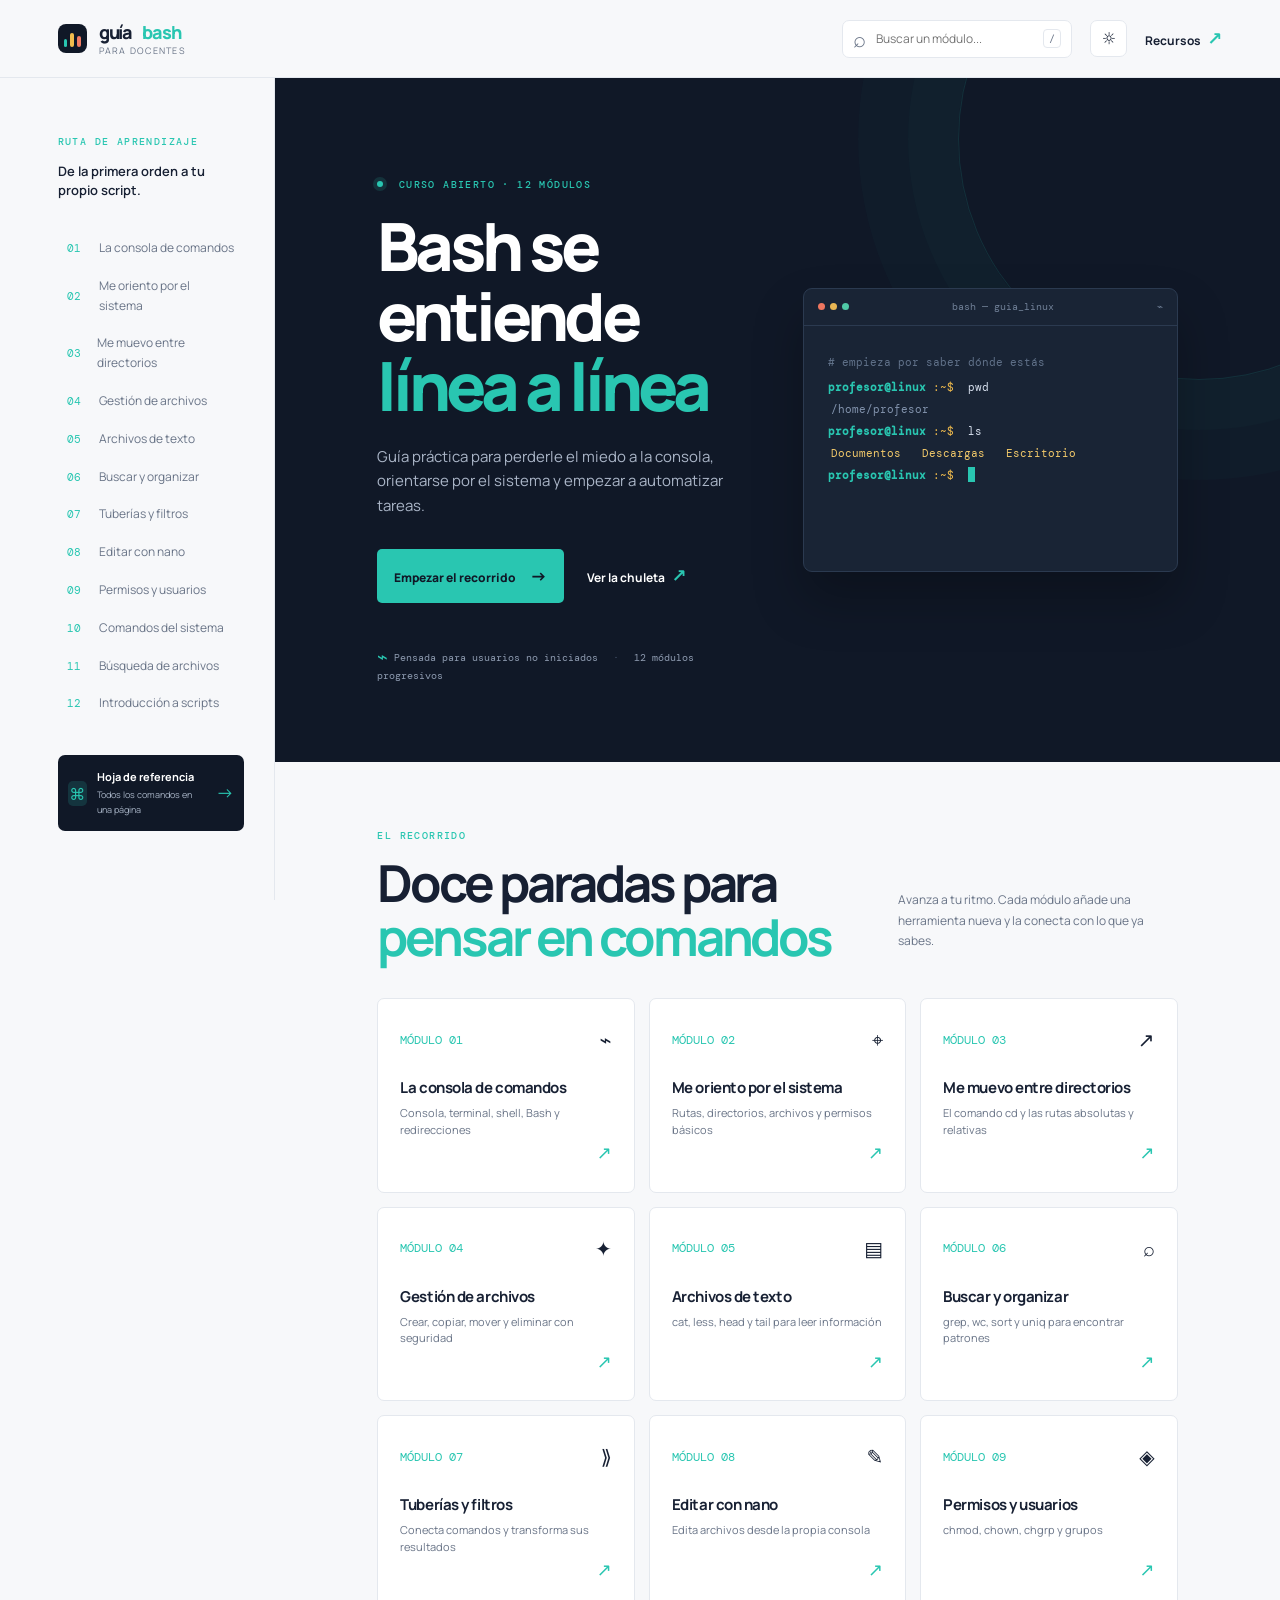
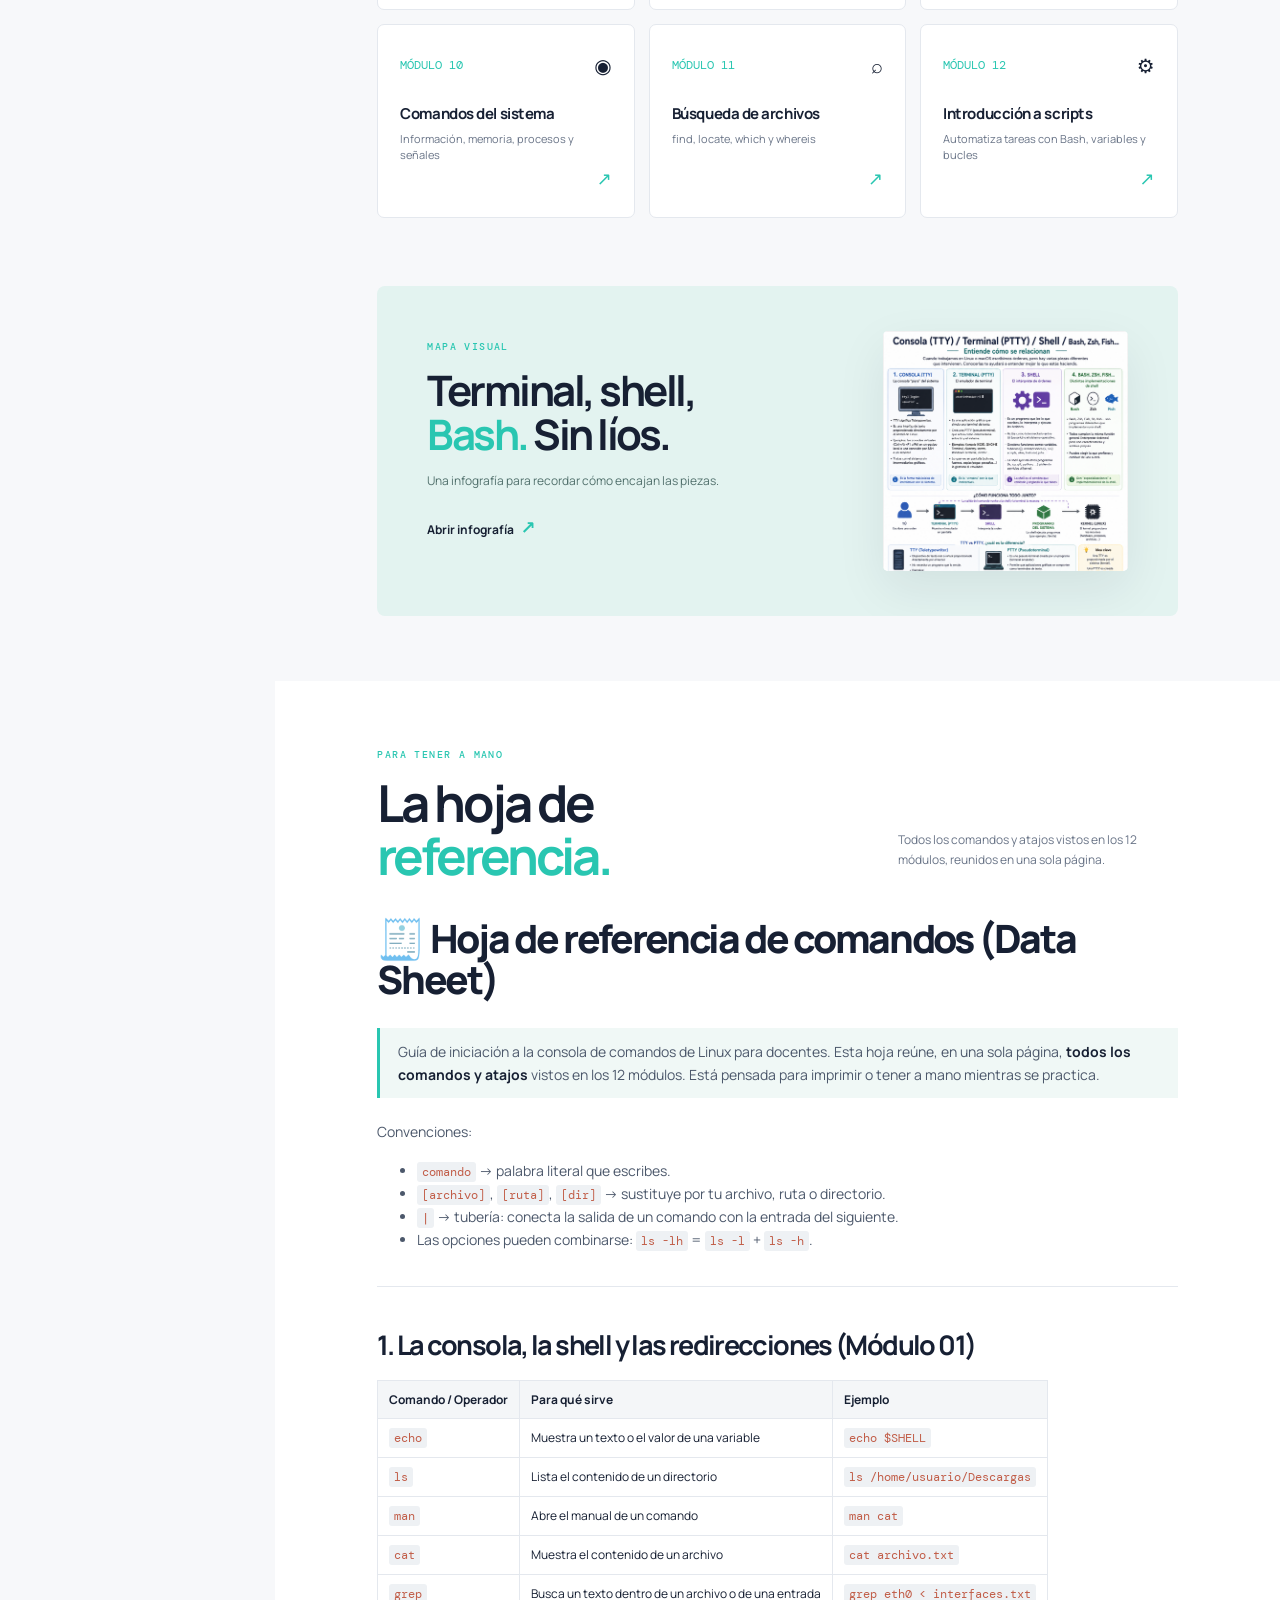
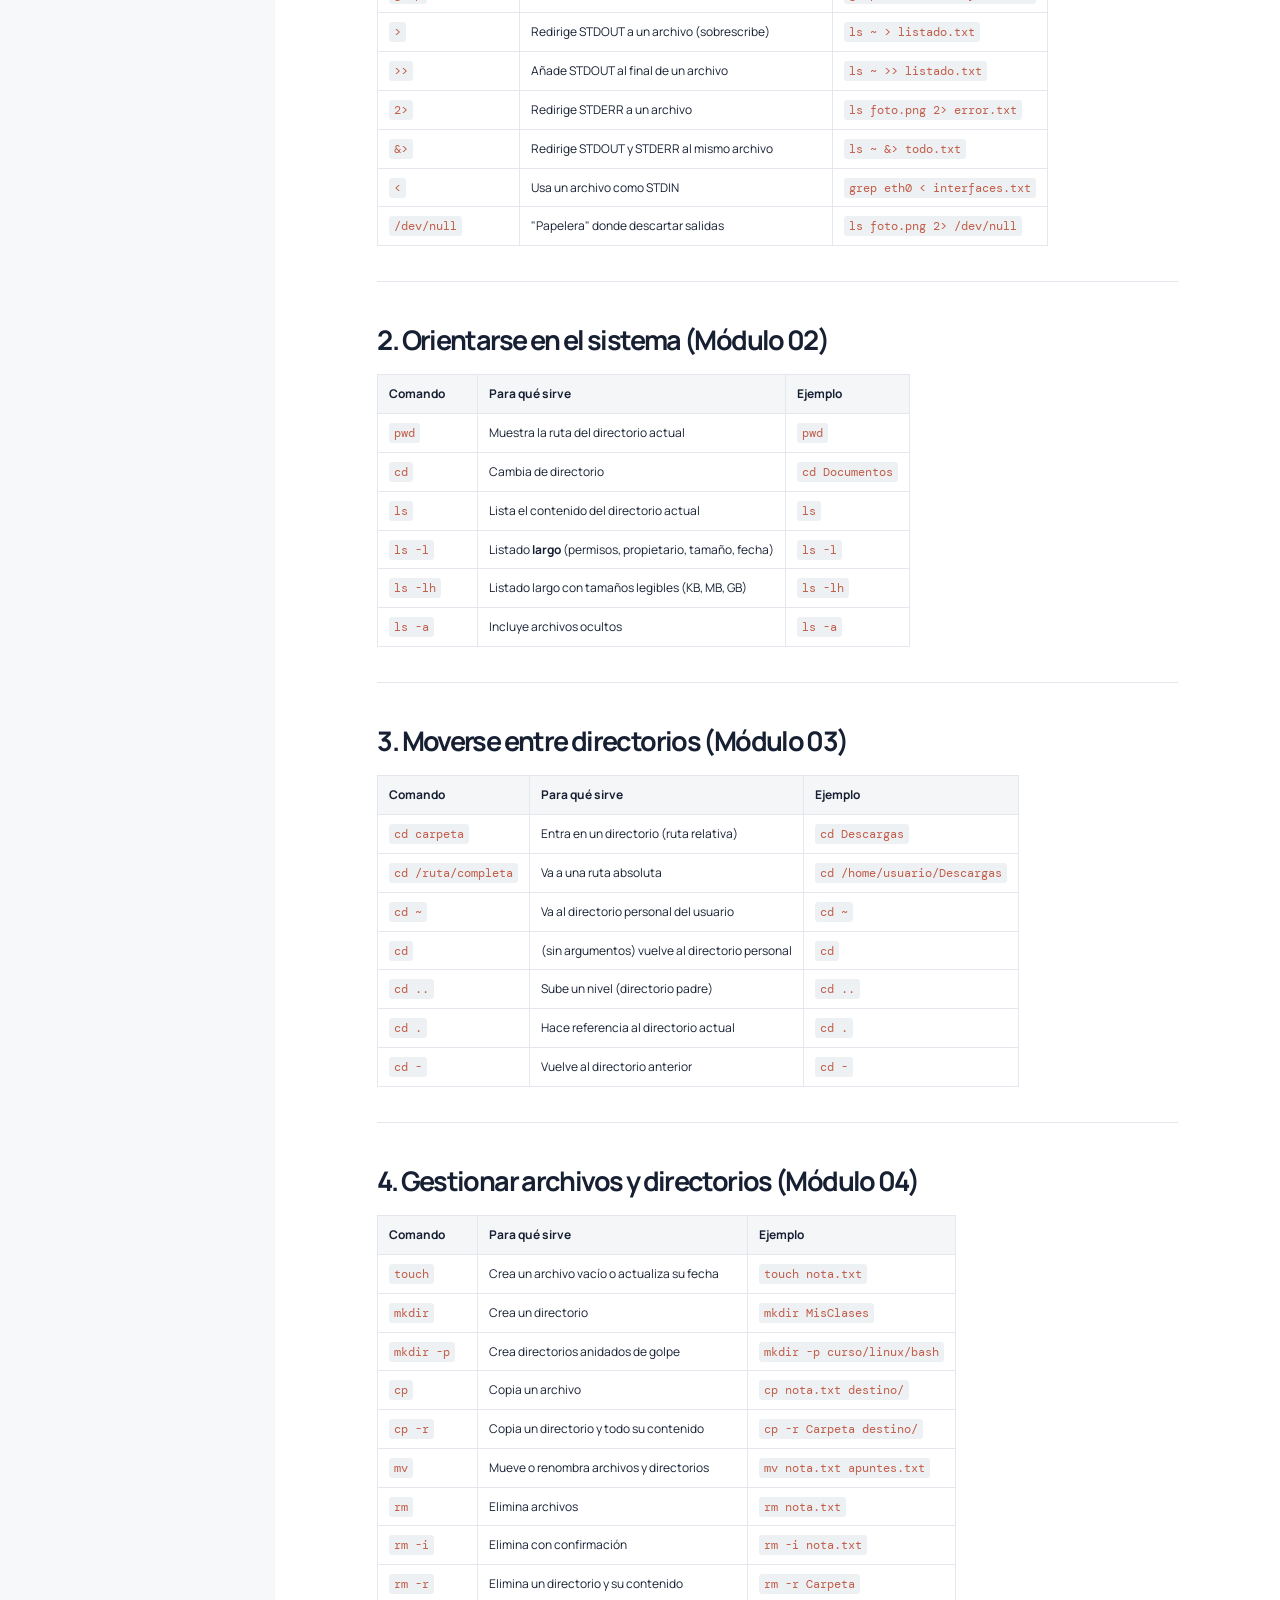
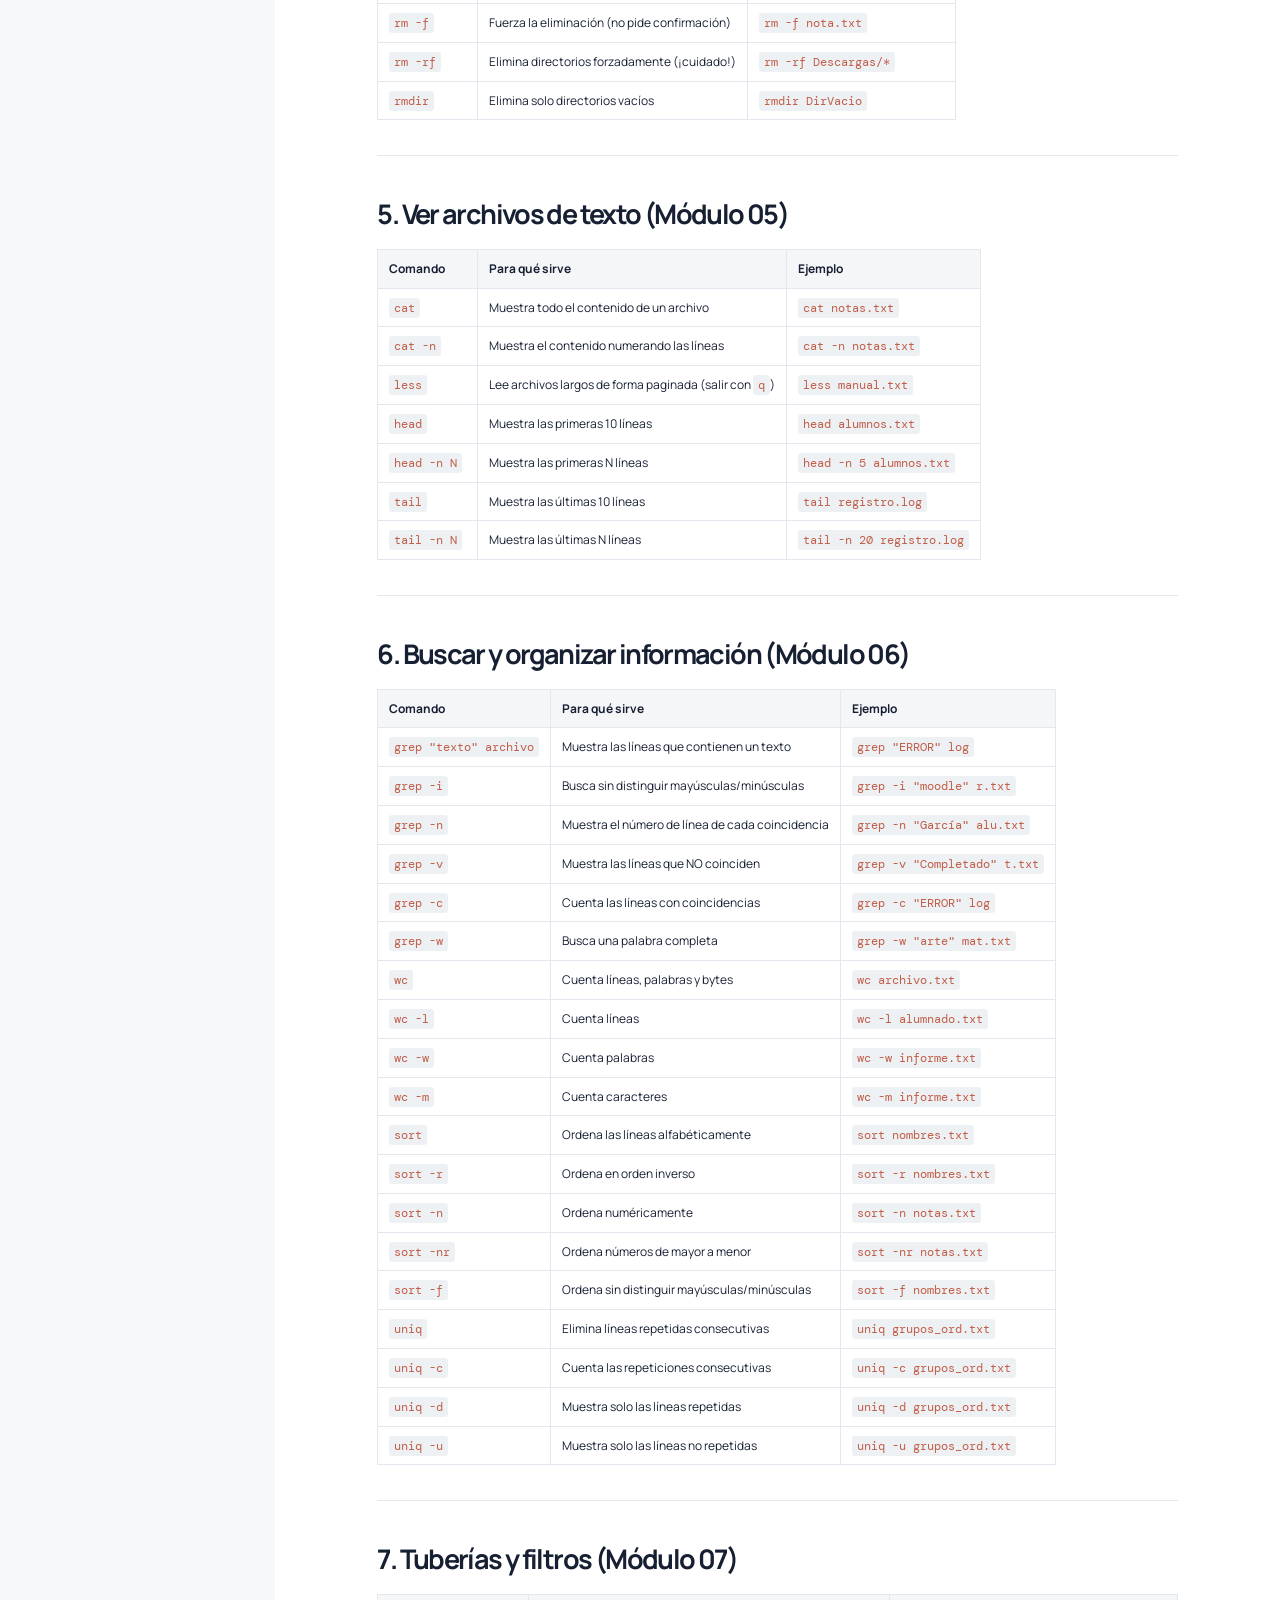
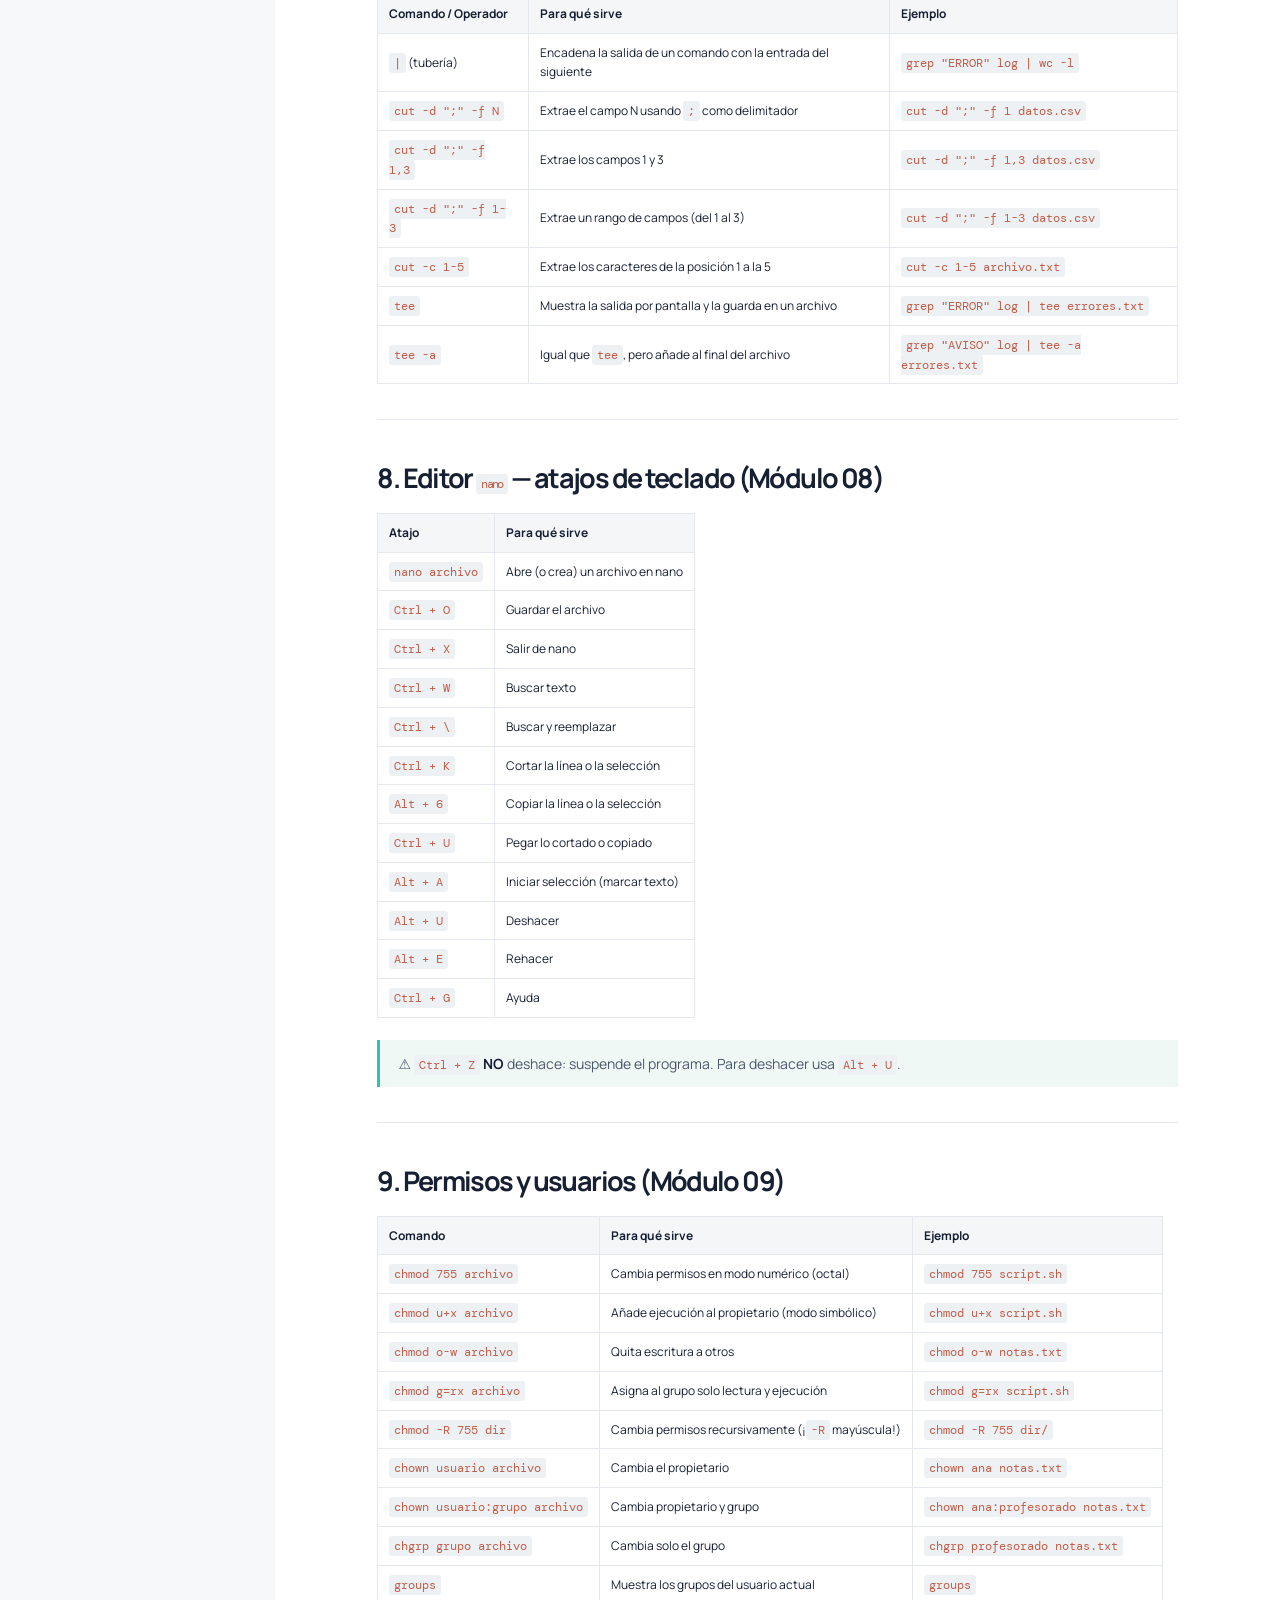
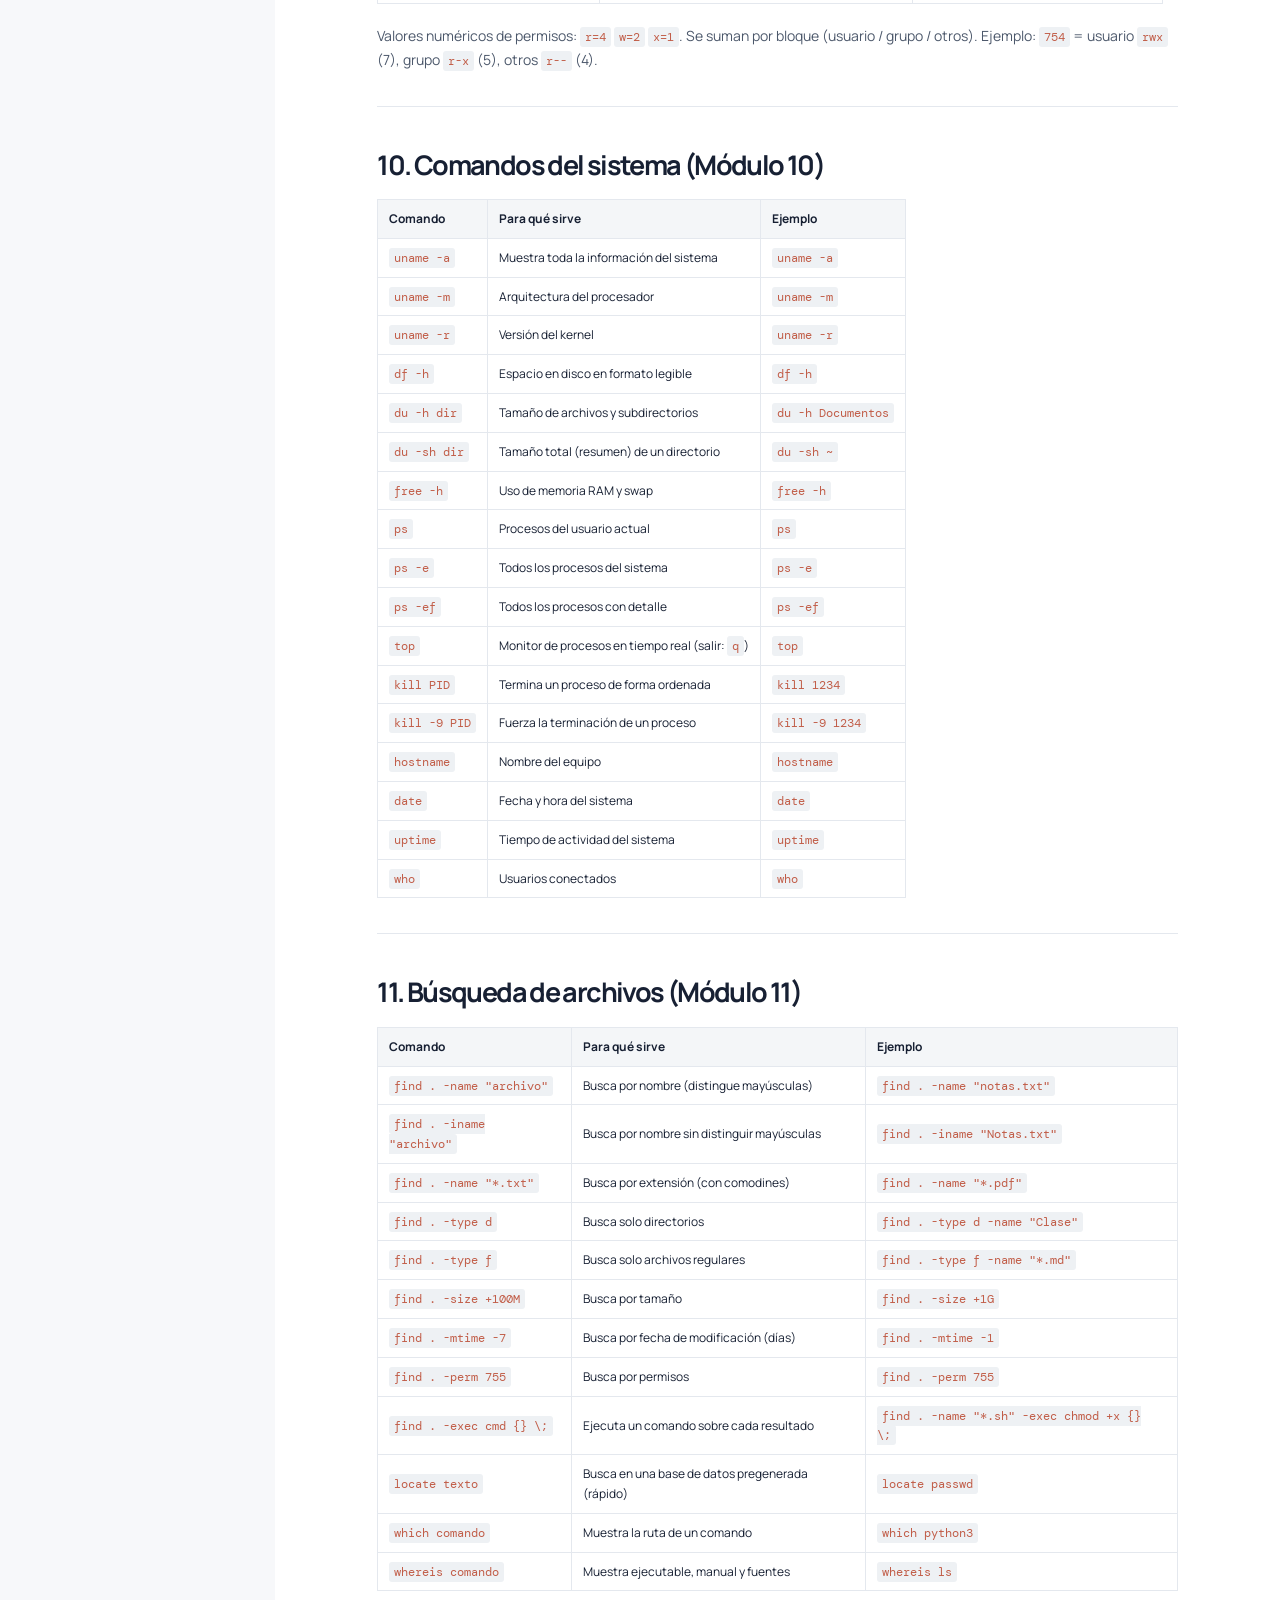
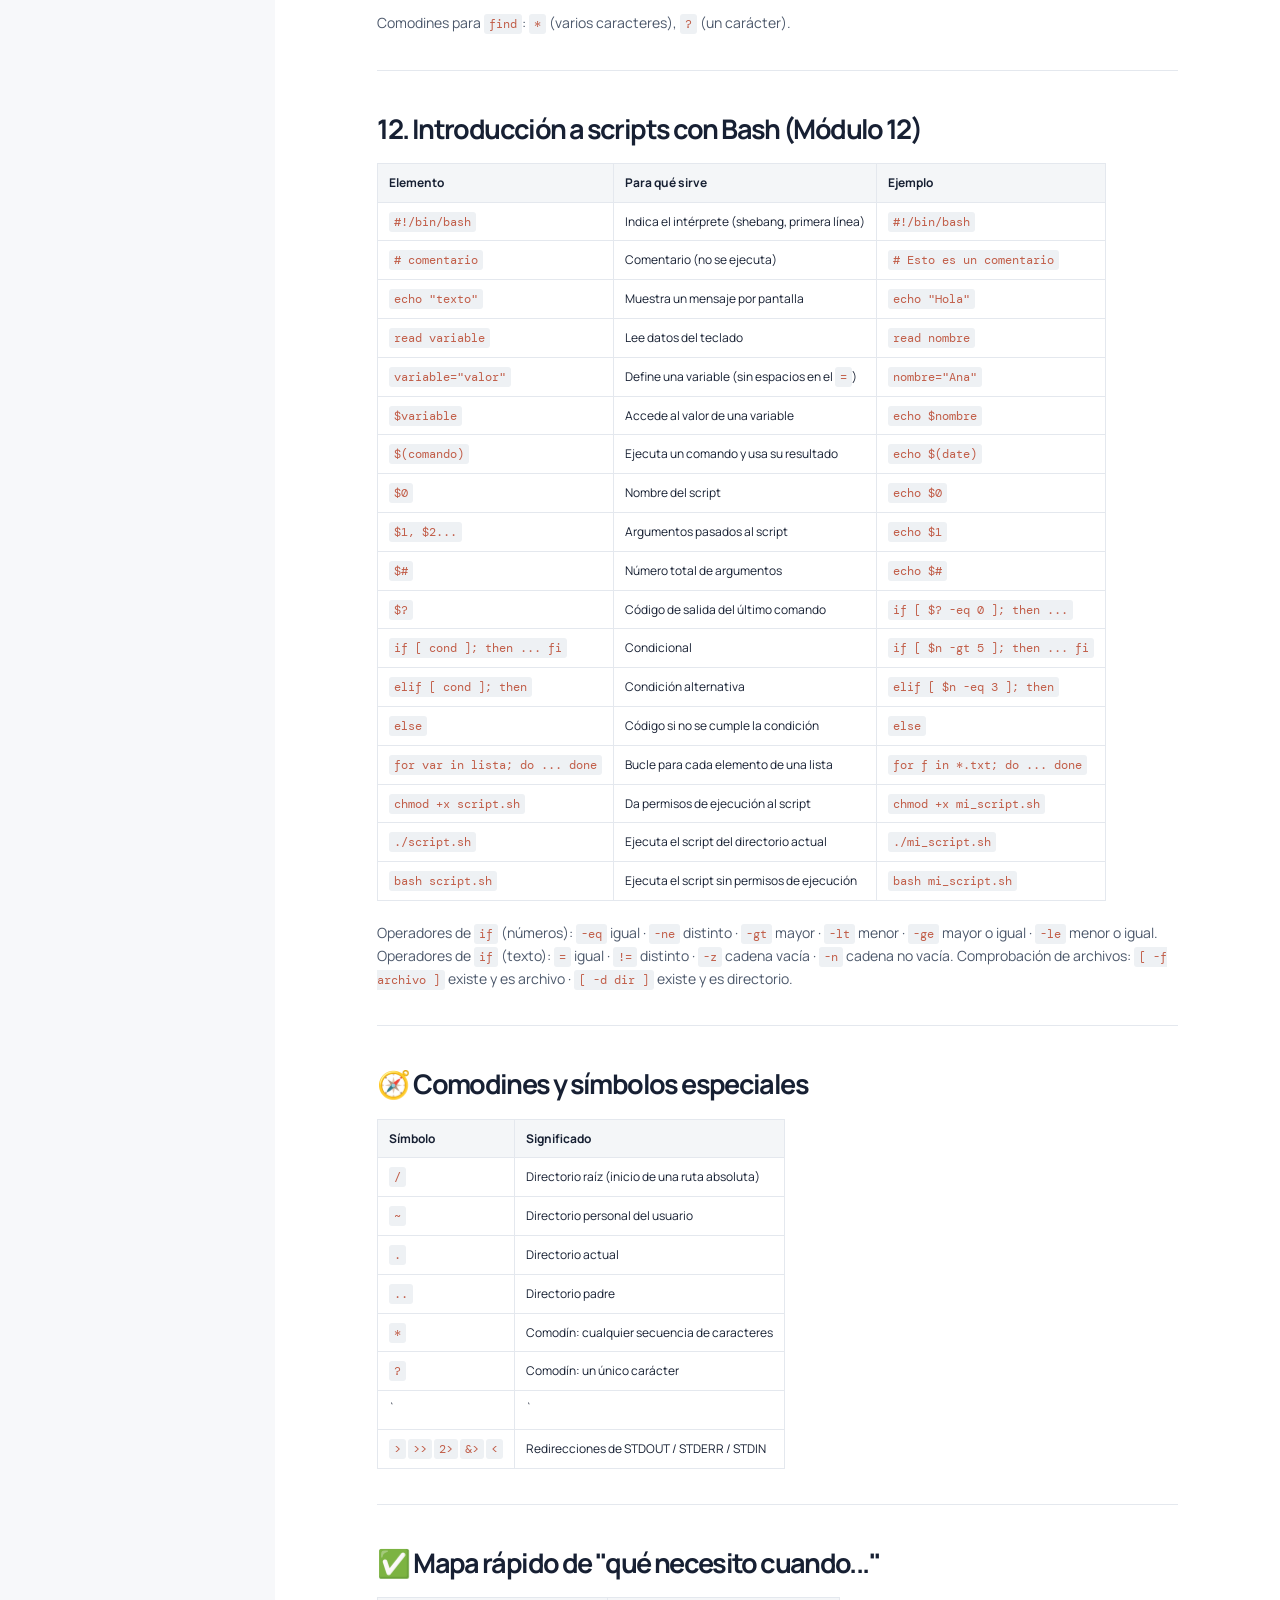
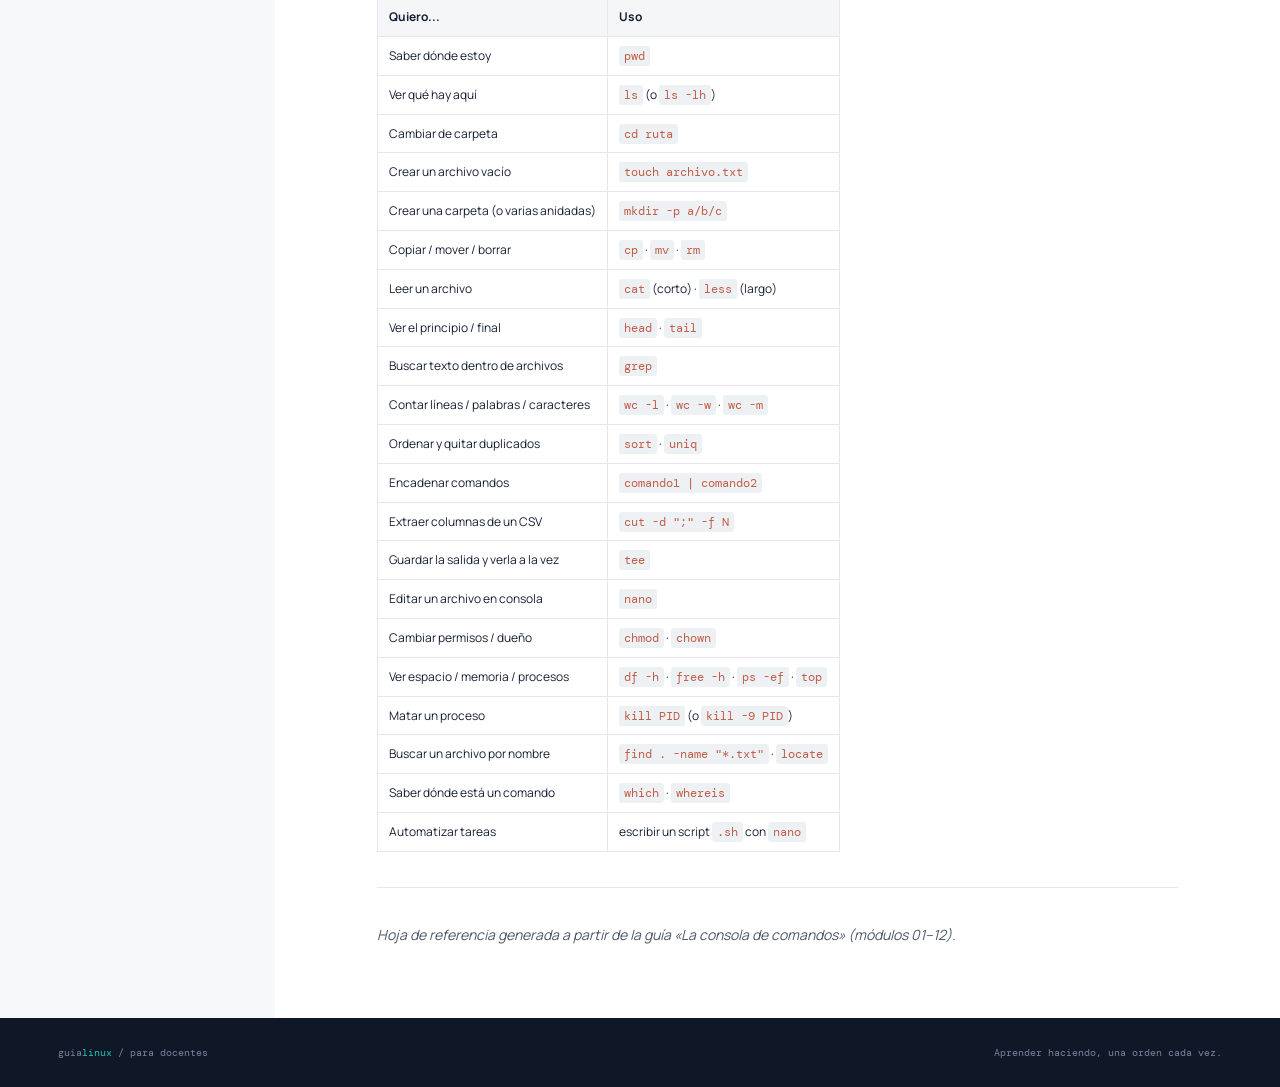
<file: index.html>
<!doctype html>
<html lang="es">
<head>
  <meta charset="utf-8">
  <meta name="viewport" content="width=device-width, initial-scale=1">
  <meta name="description" content="Guía visual de iniciación a la consola de comandos de Linux para docentes.">
  <meta name="theme-color" content="#101827">
  <title>Guía Linux para docentes</title>
  <link rel="preconnect" href="https://fonts.googleapis.com">
  <link rel="preconnect" href="https://fonts.gstatic.com" crossorigin>
  <link href="https://fonts.googleapis.com/css2?family=DM+Mono:wght@400;500&family=Manrope:wght@400;500;600;700;800&display=swap" rel="stylesheet">
  <link rel="stylesheet" href="styles.css">
</head>
<body>
  <div class="site-shell">
    <header class="topbar">
      <a class="brand" href="#inicio" aria-label="Ir al inicio">
        <span class="brand-mark" aria-hidden="true"><span></span><span></span><span></span></span>
        <span><b>guía</b><em>bash</em><small>para docentes</small></span>
      </a>
      <div class="top-actions">
        <label class="search-box" for="module-search">
          <span aria-hidden="true">⌕</span>
          <input id="module-search" type="search" placeholder="Buscar un módulo..." autocomplete="off">
          <kbd>/</kbd>
        </label>
        <button class="icon-button" id="theme-toggle" type="button" aria-label="Cambiar tema">☼</button>
        <a class="github-link" href="#referencia">Recursos <span>↗</span></a>
      </div>
    </header>

    <div class="layout">
      <aside class="sidebar" aria-label="Navegación del curso">
        <div class="sidebar-intro">
          <span class="eyebrow">Ruta de aprendizaje</span>
          <p>De la primera orden a tu propio script.</p>
        </div>
        <nav id="module-nav"></nav>
        <a class="reference-card" href="#referencia">
          <span class="reference-icon">⌘</span>
          <span><strong>Hoja de referencia</strong><small>Todos los comandos en una página</small></span>
          <span class="arrow">→</span>
        </a>
      </aside>

      <main id="app" tabindex="-1">
        <section class="hero" id="inicio">
          <div class="hero-copy">
            <div class="status-line"><span class="pulse"></span> Curso abierto · 12 módulos</div>
            <h1>Bash se entiende<br><span>línea a línea</span></h1>
            <p class="hero-lead">Guía práctica para perderle el miedo a la consola, orientarse por el sistema y empezar a automatizar tareas.</p>
            <div class="hero-actions">
              <a class="primary-button" href="#lecciones">Empezar el recorrido <span>→</span></a>
              <a class="text-button" href="#referencia">Ver la chuleta <span>↗</span></a>
            </div>
            <div class="hero-meta"><span>⌁</span> Pensada para usuarios no iniciados <span class="dot-separator">·</span> <span>12</span> módulos progresivos</div>
          </div>
          <div class="hero-terminal" aria-label="Ejemplo de terminal">
            <div class="terminal-bar"><span class="terminal-dots"><i></i><i></i><i></i></span><span>bash — guia_linux</span><span class="terminal-lock">⌁</span></div>
            <div class="terminal-body">
              <div class="terminal-line dim"># empieza por saber dónde estás</div>
              <div class="terminal-line"><b class="prompt">profesor@linux</b><span class="path">:~$</span> pwd</div>
              <div class="terminal-output">/home/profesor</div>
              <div class="terminal-line"><b class="prompt">profesor@linux</b><span class="path">:~$</span> ls</div>
              <div class="terminal-output folders">Documentos&nbsp;&nbsp; Descargas&nbsp;&nbsp; Escritorio</div>
              <div class="terminal-line cursor-line"><b class="prompt">profesor@linux</b><span class="path">:~$</span> <span class="cursor"></span></div>
            </div>
          </div>
        </section>
        <section class="module-section" id="lecciones">
          <div class="section-heading"><div><span class="eyebrow">El recorrido</span><h2>Doce paradas para<br><em>pensar en comandos</em></h2></div><p>Avanza a tu ritmo. Cada módulo añade una herramienta nueva y la conecta con lo que ya sabes.</p></div>
          <div id="module-grid" class="module-grid"></div>
        </section>

        <section class="infographic-banner">
          <div><span class="eyebrow">Mapa visual</span><h2>Terminal, shell,<br><em>Bash.</em> Sin líos.</h2><p>Una infografía para recordar cómo encajan las piezas.</p><a href="assets/terminal_shell_bash.png" target="_blank" class="text-button">Abrir infografía <span>↗</span></a></div>
          <a class="infographic-image" href="assets/terminal_shell_bash.png" target="_blank"><img src="assets/terminal_shell_bash.png" alt="Infografía Terminal vs Shell vs Bash"></a>
        </section>

        <section class="reference-section" id="referencia">
          <div class="section-heading"><div><span class="eyebrow">Para tener a mano</span><h2>La hoja de<br><em>referencia.</em></h2></div><p>Todos los comandos y atajos vistos en los 12 módulos, reunidos en una sola página.</p></div>
          <article id="reference-content" class="markdown-content"></article>
        </section>
      </main>
    </div>
    <footer><span>guia<span class="footer-accent">linux</span> / para docentes</span><span>Aprender haciendo, una orden cada vez.</span></footer>
  </div>
  <script src="app.js"></script>
</body>
</html>
</file>
<file: styles.css>
:root{--ink:#172033;--muted:#697487;--paper:#f7f8fa;--card:#fff;--line:#e4e8ee;--navy:#101827;--teal:#29c6b1;--yellow:#f3bd4d;--coral:#f17b62;--shadow:0 18px 50px rgba(17,29,49,.08);--mono:"DM Mono",monospace;--sans:"Manrope",system-ui,sans-serif}*{box-sizing:border-box}html{scroll-behavior:smooth}body{margin:0;background:var(--paper);color:var(--ink);font-family:var(--sans);line-height:1.65}a{color:inherit;text-decoration:none}button,input{font:inherit}.site-shell{min-height:100vh}.topbar{height:78px;padding:0 4.5vw;display:flex;align-items:center;justify-content:space-between;background:rgba(247,248,250,.92);border-bottom:1px solid var(--line);position:sticky;top:0;z-index:20;backdrop-filter:blur(16px)}.brand{display:flex;align-items:center;gap:12px;line-height:1}.brand>span:last-child{display:grid;grid-template-columns:auto auto;column-gap:4px}.brand b,.brand em{font-size:18px;letter-spacing:-.06em}.brand b{font-weight:800}.brand em{font-style:normal;color:var(--teal);font-weight:800}.brand small{grid-column:1/-1;margin-top:5px;font-size:9px;letter-spacing:.14em;text-transform:uppercase;color:var(--muted)}.brand-mark{width:29px;height:29px;display:flex;align-items:flex-end;gap:3px;padding:6px;background:var(--navy);border-radius:8px}.brand-mark span{width:4px;background:var(--teal);border-radius:4px}.brand-mark span:nth-child(1){height:8px}.brand-mark span:nth-child(2){height:14px;background:var(--yellow)}.brand-mark span:nth-child(3){height:11px;background:var(--coral)}.top-actions{display:flex;align-items:center;gap:18px}.search-box{width:230px;height:38px;display:flex;align-items:center;gap:8px;padding:0 10px;border:1px solid var(--line);border-radius:7px;background:var(--card);color:var(--muted)}.search-box span{font-size:22px;line-height:1}.search-box input{width:100%;border:0;outline:0;background:transparent;color:var(--ink);font-size:12px}.search-box kbd{font:10px var(--mono);border:1px solid var(--line);padding:2px 5px;border-radius:4px}.icon-button{width:37px;height:37px;border:1px solid var(--line);border-radius:7px;background:var(--card);color:var(--ink);cursor:pointer}.github-link{font-size:12px;font-weight:700}.github-link span,.text-button span{color:var(--teal);font-size:18px;margin-left:4px}.layout{display:grid;grid-template-columns:275px minmax(0,1fr);max-width:1500px;margin:auto}.sidebar{padding:48px 30px 30px 4.5vw;border-right:1px solid var(--line);min-height:calc(100vh - 78px);position:sticky;top:78px;height:calc(100vh - 78px);overflow-y:auto}.eyebrow,.status-line,.section-label{font:500 10px var(--mono);letter-spacing:.14em;text-transform:uppercase;color:var(--teal)}.sidebar-intro p{font-size:13px;line-height:1.45;margin:10px 0 30px;max-width:170px;font-weight:600}.module-nav-item{display:flex;align-items:center;gap:11px;padding:8px 9px;margin:2px 0;border-radius:6px;color:var(--muted);font-size:12px;transition:.2s}.module-nav-item:hover,.module-nav-item.active{background:var(--card);color:var(--ink);box-shadow:0 5px 16px rgba(17,29,49,.04)}.module-nav-item.active{font-weight:700}.module-nav-item .nav-num{font:11px var(--mono);color:var(--teal);width:21px}.reference-card{display:flex;align-items:center;gap:10px;margin-top:34px;padding:13px 10px;background:var(--navy);border-radius:7px;color:white}.reference-icon{width:25px;height:25px;display:grid;place-items:center;border-radius:5px;background:rgba(41,198,177,.17);color:var(--teal)}.reference-card strong{display:block;font-size:11px}.reference-card small{display:block;color:#a8b4c6;font-size:9px;margin-top:2px}.reference-card .arrow{margin-left:auto;color:var(--teal)}main{min-width:0}.hero{background:var(--navy);min-height:580px;padding:100px clamp(35px,8vw,120px) 80px;display:grid;grid-template-columns:1fr 1fr;gap:50px;align-items:center;color:white;overflow:hidden;position:relative}.hero:after{content:"";position:absolute;width:480px;height:480px;border:1px solid rgba(41,198,177,.14);border-radius:50%;right:-160px;top:-180px;box-shadow:0 0 0 50px rgba(41,198,177,.025),0 0 0 100px rgba(41,198,177,.02)}.hero-copy{position:relative;z-index:1}.status-line{color:var(--teal);margin-bottom:20px}.pulse{display:inline-block;width:6px;height:6px;border-radius:50%;background:var(--teal);margin:0 8px 1px 0;box-shadow:0 0 0 4px rgba(41,198,177,.15)}h1,h2{letter-spacing:-.06em;line-height:1.05;margin:0}h1{font-size:clamp(42px,5.2vw,75px);font-weight:800}h1 span,h2 em{font-style:normal;color:var(--teal)}.hero-lead{max-width:465px;color:#aab5c7;font-size:15px;margin:24px 0 30px}.hero-actions{display:flex;align-items:center;gap:23px}.primary-button{background:var(--teal);color:var(--navy);padding:13px 17px;border-radius:5px;font-size:12px;font-weight:800}.primary-button span{font-size:17px;margin-left:12px}.text-button{font-size:12px;font-weight:700}.hero-meta{margin-top:42px;color:#8e9bb0;font:10px var(--mono)}.hero-meta span:first-child{color:var(--teal);font-size:18px;vertical-align:-2px}.dot-separator{margin:0 9px;color:#47546b}.hero-terminal{position:relative;z-index:1;background:#192435;box-shadow:0 28px 50px rgba(0,0,0,.25);border:1px solid #2b3a50;border-radius:9px;overflow:hidden;transform:rotate(0deg)}.terminal-bar{height:37px;border-bottom:1px solid #2b3a50;display:flex;justify-content:space-between;align-items:center;padding:0 14px;color:#718198;font:10px var(--mono)}.terminal-dots{display:flex;gap:5px}.terminal-dots i{width:7px;height:7px;border-radius:50%;background:#ee765f}.terminal-dots i:nth-child(2){background:#e8b653}.terminal-dots i:nth-child(3){background:#4fc9a6}.terminal-body{padding:25px 24px 28px;font:11px/2 var(--mono);min-height:245px}.terminal-line{color:#d6dfed}.terminal-line.dim{color:#61728a;margin-bottom:3px}.prompt{color:var(--teal)}.path{color:var(--yellow);margin:0 7px}.terminal-output{color:#8293ad;padding-left:3px}.folders{color:#f2c96a}.cursor{width:7px;height:15px;display:inline-block;background:var(--teal);vertical-align:-3px;animation:blink 1s infinite}@keyframes blink{50%{opacity:0}}.quick-start,.module-section,.reference-section{padding:58px clamp(35px,8vw,120px)}.quick-start{background:var(--card);padding-top:36px;padding-bottom:45px}.quick-grid{display:grid;grid-template-columns:repeat(3,1fr);border:1px solid var(--line);margin-top:17px}.quick-grid a{padding:18px 19px;display:grid;grid-template-columns:29px 1fr 15px;gap:10px;align-items:center;border-right:1px solid var(--line)}.quick-grid a:last-child{border:0}.quick-grid a:hover{background:var(--paper)}.quick-number{color:var(--teal);font:12px var(--mono)}.quick-grid b{display:block;font-size:12px}.quick-grid small{display:block;color:var(--muted);font-size:10px;margin-top:2px}.arrow{color:var(--teal);font-size:18px}.section-heading{display:flex;justify-content:space-between;gap:40px;align-items:end;margin-bottom:35px}.section-heading h2{font-size:clamp(32px,4vw,51px);margin-top:10px}.section-heading p{max-width:280px;color:var(--muted);font-size:12px;line-height:1.7}.module-grid{display:grid;grid-template-columns:repeat(3,1fr);gap:14px}.module-card{background:var(--card);border:1px solid var(--line);border-radius:7px;padding:24px 22px;min-height:177px;display:flex;flex-direction:column;transition:transform .2s,box-shadow .2s}.module-card:hover{transform:translateY(-4px);box-shadow:var(--shadow)}.module-card .card-top{display:flex;justify-content:space-between;align-items:center}.module-number{font:12px var(--mono);color:var(--teal)}.module-card .card-icon{font-size:20px}.module-card h3{font-size:15px;letter-spacing:-.03em;margin:23px 0 7px;line-height:1.25}.module-card p{font-size:11px;color:var(--muted);margin:0;line-height:1.5}.module-card .card-arrow{margin-top:auto;text-align:right;color:var(--teal);font-size:18px}.infographic-banner{margin:10px clamp(35px,8vw,120px) 65px;padding:45px 50px;background:#e3f3f0;border-radius:8px;display:flex;justify-content:space-between;gap:40px;overflow:hidden}.infographic-banner h2{font-size:42px;margin:10px 0 15px}.infographic-banner p{font-size:12px;color:#52716d;margin-bottom:22px}.infographic-image{display:block;width:35%;max-height:240px;overflow:hidden;border-radius:5px;box-shadow:var(--shadow);background:white}.infographic-image img{width:100%;height:100%;object-fit:cover;object-position:top}.reference-section{background:var(--card)}.markdown-content{max-width:920px;margin:auto}.markdown-content h1{font-size:39px;color:var(--ink);margin:0 0 28px}.markdown-content h2{font-size:27px;margin:44px 0 15px;color:var(--ink)}.markdown-content h3{font-size:19px;margin:30px 0 12px}.markdown-content p,.markdown-content li{font-size:14px;color:#4c586b}.markdown-content strong{color:var(--ink)}.markdown-content blockquote{border-left:3px solid var(--teal);background:#f0f8f6;margin:22px 0;padding:12px 18px}.markdown-content blockquote p{margin:0}.markdown-content pre{background:var(--navy);color:#dce6f4;padding:18px;border-radius:6px;overflow:auto;margin:19px 0;box-shadow:0 10px 20px rgba(16,24,39,.08)}.markdown-content code{font:12px var(--mono);background:#eef1f4;color:#c15d48;padding:2px 5px;border-radius:3px}.markdown-content pre code{background:none;color:inherit;padding:0}.markdown-content table{width:100%;border-collapse:collapse;margin:20px 0;font-size:12px;display:block;overflow-x:auto}.markdown-content th,.markdown-content td{text-align:left;border:1px solid var(--line);padding:9px 11px;min-width:100px}.markdown-content th{background:#f4f6f8;font-weight:700}.markdown-content img{display:block;max-width:100%;height:auto;max-height:560px;object-fit:contain;margin:24px auto;border-radius:5px;box-shadow:0 7px 25px rgba(17,29,49,.11)}.markdown-content a{color:#159a8c;text-decoration:underline}.markdown-content hr{border:0;border-top:1px solid var(--line);margin:35px 0}footer{display:flex;justify-content:space-between;padding:28px 4.5vw;background:var(--navy);color:#77869c;font:10px var(--mono)}.footer-accent{color:var(--teal)}.module-view{padding-top:40px}.back-link{display:inline-block;color:var(--teal);font:11px var(--mono);margin-bottom:30px}.hidden{display:none!important}@media(max-width:1000px){.layout{display:block}.sidebar{display:none}.hero{grid-template-columns:1fr;padding:80px 7vw}.hero-terminal{max-width:600px;width:100%}.module-grid{grid-template-columns:repeat(2,1fr)}}@media(max-width:640px){.topbar{height:68px;padding:0 20px}.top-actions{gap:8px}.search-box{width:42px;border:0;background:transparent;padding:0}.search-box input,.search-box kbd,.github-link{display:none}.search-box span{font-size:27px}.hero{min-height:auto;padding:65px 24px 60px;gap:40px}.hero-lead{font-size:14px}.hero-meta{margin-top:30px}.quick-start,.module-section,.reference-section{padding:42px 22px}.quick-grid{display:block}.quick-grid a{border-right:0;border-bottom:1px solid var(--line)}.section-heading{display:block}.section-heading p{margin-top:20px}.module-grid{grid-template-columns:1fr}.infographic-banner{margin:8px 22px 45px;padding:30px 25px;display:block}.infographic-banner h2{font-size:34px}.infographic-image{width:100%;height:210px;margin-top:28px}footer{display:block;padding:24px 22px}footer span{display:block;margin:5px 0}}
body.dark{--ink:#e7edf6;--muted:#91a0b4;--paper:#0e1521;--card:#151f2e;--line:#263448}body.dark .topbar{background:rgba(14,21,33,.92)}body.dark .quick-start,body.dark .reference-section{background:#121b29}body.dark .quick-grid a:hover,body.dark .markdown-content th{background:#1c293b}body.dark .markdown-content code{background:#202d3d;color:#f19a80}body.dark .markdown-content blockquote{background:#162d32}body.dark .infographic-banner{background:#163536}body.dark .infographic-banner p{color:#9bc6c0}
</file>
